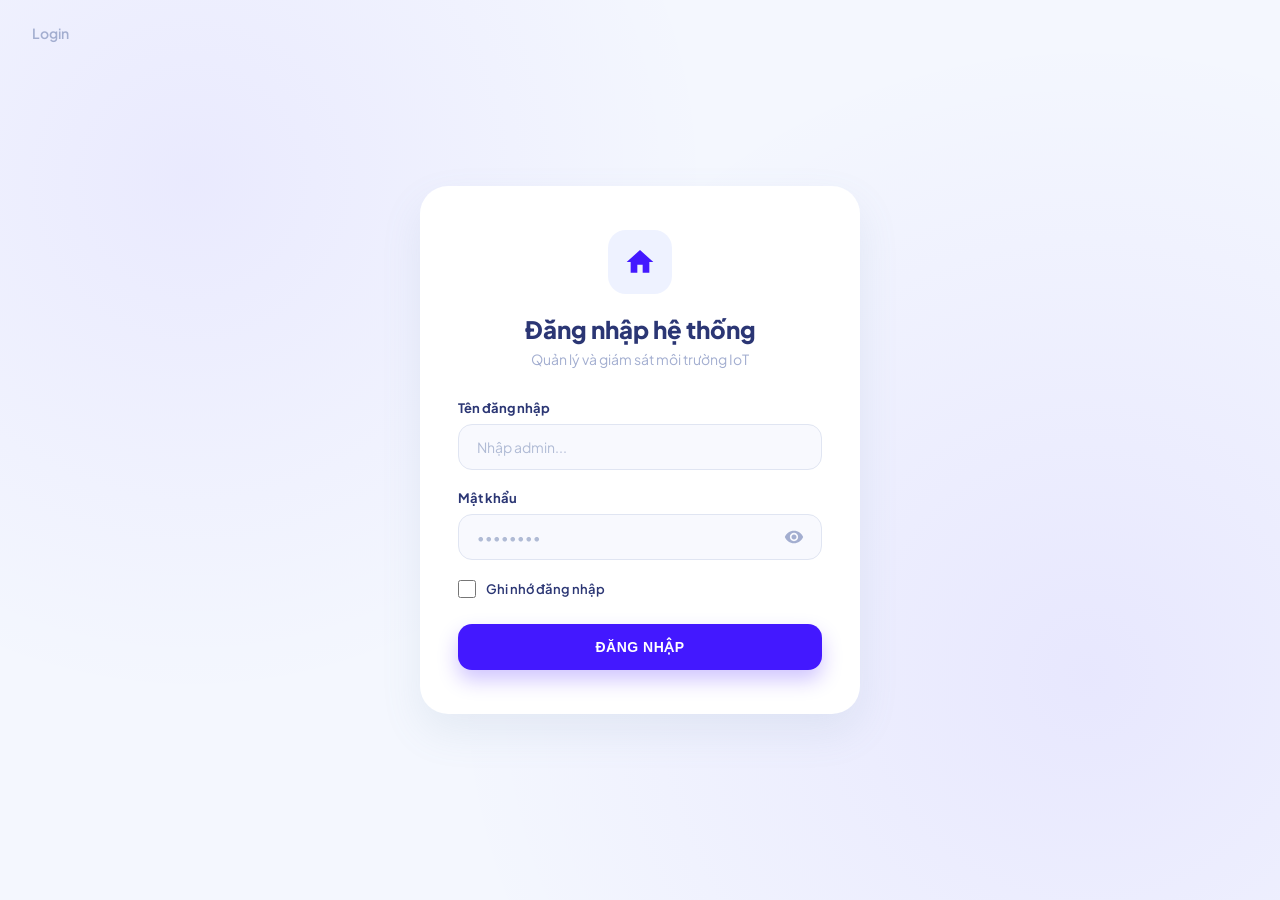
<file: frontend/index.html>
<!DOCTYPE html>
<html lang="vi">
<head>
  <meta charset="UTF-8">
  <meta name="viewport" content="width=device-width, initial-scale=1.0">
  <title>Đăng nhập - Hệ thống Giám sát IoT</title>
  <link rel="stylesheet" href="css/style.css">
</head>
<body class="login-body">

  <div class="login-top-label">Login</div>

  <div class="login-container">
    <div class="login-card">
      <div class="login-icon-box">
        <svg viewBox="0 0 24 24">
          <path d="M10 20v-6h4v6h5v-8h3L12 3 2 12h3v8z"/>
        </svg>
      </div>

      <h1 class="login-title">Đăng nhập hệ thống</h1>
      <p class="login-subtitle">Quản lý và giám sát môi trường IoT</p>

      <form id="loginForm">
        <div class="form-group">
          <label for="username">Tên đăng nhập</label>
          <div class="input-wrapper">
            <input type="text" id="username" class="form-input" placeholder="Nhập admin..." required autocomplete="username">
          </div>
        </div>

        <div class="form-group">
          <label for="password">Mật khẩu</label>
          <div class="input-wrapper">
            <input type="password" id="password" class="form-input" placeholder="••••••••" required autocomplete="current-password">
            <button type="button" id="togglePassword" class="toggle-password-btn" title="Hiện/Ẩn mật khẩu">
              <svg id="eyeIcon" width="20" height="20" viewBox="0 0 24 24" fill="currentColor">
                <path d="M12 4.5C7 4.5 2.73 7.61 1 12c1.73 4.39 6 7.5 11 7.5s9.27-3.11 11-7.5c-1.73-4.39-6-7.5-11-7.5zM12 17c-2.76 0-5-2.24-5-5s2.24-5 5-5 5 2.24 5 5-2.24 5-5 5zm0-8c-1.66 0-3 1.34-3 3s1.34 3 3 3 3-1.34 3-3-1.34-3-3-3z"/>
              </svg>
            </button>
          </div>
        </div>

        <label class="form-check">
          <input type="checkbox" id="rememberMe">
          <span>Ghi nhớ đăng nhập</span>
        </label>

        <button type="submit" id="btnLogin" class="btn-primary">
          <span id="btnText">ĐĂNG NHẬP</span>
        </button>

      </form>
    </div>
  </div>

  <script src="js/api.js"></script>
  <script src="js/auth.js"></script>
  <script>
    document.addEventListener('DOMContentLoaded', () => {
      // Kiểm tra nếu đã có token thì chuyển thẳng vào dashboard
      Auth.redirectIfAuthenticated();

      // Điền sẵn username nếu trước đó đã chọn "Ghi nhớ đăng nhập"
      const rememberedUser = localStorage.getItem('iot_remember_username');
      if (rememberedUser) {
        document.getElementById('username').value = rememberedUser;
        document.getElementById('rememberMe').checked = true;
      }

      // Xử lý bật/tắt hiển thị mật khẩu
      const passwordInput = document.getElementById('password');
      const togglePasswordBtn = document.getElementById('togglePassword');
      let isPasswordVisible = false;

      togglePasswordBtn.addEventListener('click', () => {
        isPasswordVisible = !isPasswordVisible;
        passwordInput.type = isPasswordVisible ? 'text' : 'password';

        // Đổi icon SVG
        togglePasswordBtn.innerHTML = isPasswordVisible
          ? `<svg width="20" height="20" viewBox="0 0 24 24" fill="currentColor"><path d="M12 7c2.76 0 5 2.24 5 5 0 .65-.13 1.26-.36 1.83l2.92 2.92c1.51-1.26 2.7-2.89 3.44-4.75-1.73-4.39-6-7.5-11-7.5-1.4 0-2.74.25-3.98.7l2.16 2.16C10.74 7.13 11.35 7 12 7zM2 4.27l2.28 2.28.46.46C3.08 8.3 1.78 10.02 1 12c1.73 4.39 6 7.5 11 7.5 1.55 0 3.03-.3 4.38-.84l.42.42L19.73 22 21 20.73 3.27 3 2 4.27zM7.53 9.8l1.55 1.55c-.05.21-.08.43-.08.65 0 1.66 1.34 3 3 3 .22 0 .44-.03.65-.08l1.55 1.55c-.67.33-1.41.53-2.2.53-2.76 0-5-2.24-5-5 0-.79.2-1.53.53-2.2zm4.31-.78l3.15 3.15.02-.16c0-1.66-1.34-3-3-3l-.17.01z"/></svg>`
          : `<svg width="20" height="20" viewBox="0 0 24 24" fill="currentColor"><path d="M12 4.5C7 4.5 2.73 7.61 1 12c1.73 4.39 6 7.5 11 7.5s9.27-3.11 11-7.5c-1.73-4.39-6-7.5-11-7.5zM12 17c-2.76 0-5-2.24-5-5s2.24-5 5-5 5 2.24 5 5-2.24 5-5 5zm0-8c-1.66 0-3 1.34-3 3s1.34 3 3 3 3-1.34 3-3-1.34-3-3-3z"/></svg>`;
      });

      // Xử lý gửi biểu mẫu Đăng nhập
      const loginForm = document.getElementById('loginForm');
      const btnLogin = document.getElementById('btnLogin');
      const btnText = document.getElementById('btnText');

      loginForm.addEventListener('submit', async (e) => {
        e.preventDefault();

        const username = document.getElementById('username').value.trim();
        const password = document.getElementById('password').value;
        const rememberMe = document.getElementById('rememberMe').checked;

        if (!username || !password) {
          showToast('Vui lòng nhập đầy đủ tên đăng nhập và mật khẩu!', 'warning');
          return;
        }

        // Khóa nút trong quá trình xử lý
        btnLogin.disabled = true;
        btnText.textContent = 'ĐANG ĐĂNG NHẬP...';

        try {
          await Auth.login(username, password, rememberMe);
        } finally {
          btnLogin.disabled = false;
          btnText.textContent = 'ĐĂNG NHẬP';
        }
      });

    });
  </script>
</body>
</html>
</file>
<file: frontend/css/style.css>
@import url('https://fonts.googleapis.com/css2?family=Plus+Jakarta+Sans:wght@400;500;600;700;800&display=swap');

.badge-status.pending { background: #fff4d5; color: #8a6300; }
.badge-status.success { background: #dcfce7; color: #166534; }
.badge-status.failed { background: #fee2e2; color: #991b1b; }
#historyTableBody .badge-status { text-transform: none; }
.switch-control input:disabled + .switch-slider { cursor: not-allowed; opacity: .6; }

:root {
  --primary: #4318FF;
  --primary-light: #582CFF;
  --primary-dark: #3311db;
  --bg-page: #F4F7FE;
  --card-bg: #FFFFFF;
  --text-main: #2B3674;
  --text-muted: #A3AED0;
  --text-secondary: #707EAE;
  --border-color: #E0E5F2;
  --success: #05CD99;
  --warning: #FFB547;
  --danger: #EE5D50;
  --purple-card: #5842FF;
  --shadow-soft: 0px 18px 40px rgba(112, 144, 176, 0.12);
  --shadow-sm: 0px 4px 12px rgba(112, 144, 176, 0.08);
  --sidebar-width: 270px;
  --radius-lg: 20px;
  --radius-md: 14px;
  --radius-sm: 10px;
  --transition: all 0.25s cubic-bezier(0.4, 0, 0.2, 1);
}

* {
  box-sizing: border-box;
  margin: 0;
  padding: 0;
}

body {
  font-family: 'Plus Jakarta Sans', -apple-system, BlinkMacSystemFont, sans-serif;
  background-color: var(--bg-page);
  color: var(--text-main);
  min-height: 100vh;
  display: flex;
  overflow-x: hidden;
  -webkit-font-smoothing: antialiased;
}

/* =========================================
   LOGIN PAGE SPECIFIC STYLES
   ========================================= */
body.login-body {
  background: radial-gradient(circle at 15% 20%, rgba(67, 24, 255, 0.06) 0%, transparent 40%),
              radial-gradient(circle at 85% 75%, rgba(67, 24, 255, 0.07) 0%, transparent 50%),
              #F4F7FE;
  display: flex;
  flex-direction: column;
  justify-content: center;
  align-items: center;
  min-height: 100vh;
  position: relative;
  padding: 20px;
}

.login-top-label {
  position: absolute;
  top: 24px;
  left: 32px;
  font-size: 14px;
  font-weight: 600;
  color: #A3AED0;
}

.login-container {
  width: 100%;
  max-width: 440px;
}

.login-card {
  background: var(--card-bg);
  border-radius: 28px;
  padding: 44px 38px;
  box-shadow: var(--shadow-soft);
  text-align: center;
}

.login-icon-box {
  width: 64px;
  height: 64px;
  background: #EEF2FF;
  color: var(--primary);
  border-radius: 18px;
  display: inline-flex;
  align-items: center;
  justify-content: center;
  margin-bottom: 20px;
}

.login-icon-box svg {
  width: 32px;
  height: 32px;
  fill: var(--primary);
}

.login-title {
  font-size: 24px;
  font-weight: 800;
  color: var(--text-main);
  margin-bottom: 6px;
}

.login-subtitle {
  font-size: 14px;
  color: var(--text-muted);
  margin-bottom: 32px;
}

.form-group {
  text-align: left;
  margin-bottom: 20px;
  position: relative;
}

.form-group label {
  display: block;
  font-size: 13px;
  font-weight: 700;
  color: var(--text-main);
  margin-bottom: 8px;
}

.input-wrapper {
  position: relative;
  display: flex;
  align-items: center;
}

.form-input {
  width: 100%;
  padding: 13px 18px;
  border-radius: var(--radius-md);
  border: 1px solid var(--border-color);
  background-color: #F8F9FE;
  font-size: 14px;
  font-family: inherit;
  color: var(--text-main);
  outline: none;
  transition: var(--transition);
}

.form-input:focus {
  background-color: #FFFFFF;
  border-color: var(--primary);
  box-shadow: 0 0 0 3px rgba(67, 24, 255, 0.12);
}

.form-input::placeholder {
  color: #B0BBD5;
}

.toggle-password-btn {
  position: absolute;
  right: 14px;
  background: none;
  border: none;
  cursor: pointer;
  color: var(--text-muted);
  display: flex;
  align-items: center;
  padding: 4px;
}

.toggle-password-btn:hover {
  color: var(--primary);
}

.form-check {
  display: flex;
  align-items: center;
  gap: 10px;
  margin-bottom: 26px;
  font-size: 13px;
  font-weight: 600;
  color: var(--text-main);
  cursor: pointer;
}

.form-check input[type="checkbox"] {
  width: 18px;
  height: 18px;
  accent-color: var(--primary);
  border-radius: 4px;
  cursor: pointer;
}

.btn-primary {
  width: 100%;
  padding: 15px 24px;
  background-color: var(--primary);
  color: #FFFFFF;
  font-size: 14px;
  font-weight: 800;
  letter-spacing: 0.5px;
  border: none;
  border-radius: var(--radius-md);
  cursor: pointer;
  transition: var(--transition);
  box-shadow: 0 10px 20px rgba(67, 24, 255, 0.25);
  display: inline-flex;
  align-items: center;
  justify-content: center;
  gap: 8px;
}

.btn-primary:hover {
  background-color: var(--primary-dark);
  transform: translateY(-1px);
  box-shadow: 0 14px 26px rgba(67, 24, 255, 0.32);
}

.btn-primary:active {
  transform: translateY(0);
}

.btn-primary:disabled {
  opacity: 0.65;
  cursor: not-allowed;
  transform: none;
}

/* =========================================
   APP LAYOUT (SIDEBAR & MAIN CONTENT)
   ========================================= */
.app-container {
  display: flex;
  width: 100vw;
  min-height: 100vh;
  position: relative;
}

/* Sidebar */
.sidebar {
  width: var(--sidebar-width);
  background-color: var(--primary);
  color: #FFFFFF;
  display: flex;
  flex-direction: column;
  position: fixed;
  top: 0;
  left: 0;
  bottom: 0;
  z-index: 100;
  padding: 32px 18px;
  transition: var(--transition);
}

.sidebar-brand {
  display: flex;
  align-items: center;
  justify-content: center;
  margin-bottom: 40px;
  padding-bottom: 20px;
  border-bottom: 1px solid rgba(255, 255, 255, 0.12);
}

.sidebar-logo {
  font-size: 30px;
  font-weight: 800;
  letter-spacing: 2px;
  color: #FFFFFF;
  text-decoration: none;
}

.sidebar-nav {
  list-style: none;
  display: flex;
  flex-direction: column;
  gap: 8px;
  flex: 1;
}

.nav-item {
  width: 100%;
}

.nav-link {
  display: flex;
  align-items: center;
  gap: 14px;
  padding: 14px 20px;
  border-radius: var(--radius-md);
  color: rgba(255, 255, 255, 0.78);
  text-decoration: none;
  font-size: 13.5px;
  font-weight: 700;
  letter-spacing: 0.6px;
  text-transform: uppercase;
  transition: var(--transition);
}

.nav-link svg {
  width: 20px;
  height: 20px;
  fill: currentColor;
  flex-shrink: 0;
}

.nav-link:hover {
  color: #FFFFFF;
  background-color: rgba(255, 255, 255, 0.1);
}

.nav-item.active .nav-link {
  background-color: var(--primary-light);
  color: #FFFFFF;
  box-shadow: 0 4px 16px rgba(0, 0, 0, 0.15);
}

/* Main Content Area */
.main-content {
  margin-left: var(--sidebar-width);
  flex: 1;
  display: flex;
  flex-direction: column;
  min-height: 100vh;
  padding: 24px 36px 40px 36px;
  max-width: calc(100vw - var(--sidebar-width));
}

/* Top Header */
.top-header {
  display: flex;
  align-items: center;
  justify-content: space-between;
  margin-bottom: 28px;
}

.header-left {
  display: flex;
  flex-direction: column;
  gap: 4px;
}

.header-breadcrumb {
  font-size: 13px;
  font-weight: 600;
  color: var(--text-muted);
}

.header-title {
  font-size: 26px;
  font-weight: 800;
  color: var(--text-main);
}

.header-right {
  display: flex;
  align-items: center;
  gap: 16px;
}

.user-profile-widget {
  display: flex;
  align-items: center;
  gap: 12px;
  background: var(--card-bg);
  padding: 6px 14px 6px 16px;
  border-radius: 40px;
  box-shadow: var(--shadow-sm);
}

.user-name {
  font-size: 14px;
  font-weight: 700;
  color: var(--text-main);
}

.user-avatar {
  width: 38px;
  height: 38px;
  border-radius: 50%;
  object-fit: cover;
  object-position: center 15%;
  border: 2px solid #FFFFFF;
  box-shadow: 0 2px 8px rgba(0, 0, 0, 0.1);
}

.btn-logout {
  background: var(--card-bg);
  border: 1px solid var(--border-color);
  color: var(--danger);
  padding: 8px 14px;
  border-radius: 40px;
  font-size: 13px;
  font-weight: 700;
  cursor: pointer;
  display: flex;
  align-items: center;
  gap: 6px;
  transition: var(--transition);
  box-shadow: var(--shadow-sm);
}

.btn-logout svg {
  width: 16px;
  height: 16px;
  fill: currentColor;
}

.btn-logout:hover {
  background-color: var(--danger);
  color: #FFFFFF;
  border-color: var(--danger);
}

.mobile-menu-btn {
  display: none;
  background: var(--card-bg);
  border: 1px solid var(--border-color);
  padding: 8px;
  border-radius: 8px;
  cursor: pointer;
}

/* =========================================
   DASHBOARD PAGE STYLES
   ========================================= */
.sensor-cards-grid {
  display: grid;
  grid-template-columns: repeat(3, 1fr);
  gap: 24px;
  margin-bottom: 28px;
}

.sensor-card {
  border-radius: var(--radius-lg);
  padding: 24px 28px;
  color: #FFFFFF;
  display: flex;
  flex-direction: column;
  justify-content: space-between;
  min-height: 130px;
  box-shadow: var(--shadow-soft);
  position: relative;
  overflow: hidden;
  transition: var(--transition);
}

.sensor-card:hover {
  transform: translateY(-3px);
}

.sensor-card.purple {
  background: linear-gradient(135deg, #5842FF 0%, #4318FF 100%);
}

.sensor-card.orange {
  background: linear-gradient(135deg, #FFB547 0%, #F59E0B 100%);
}

.sensor-card.red {
  background: linear-gradient(135deg, #EE5D50 0%, #E11D48 100%);
}

.sensor-card-header {
  display: flex;
  align-items: center;
  gap: 10px;
  font-size: 16px;
  font-weight: 700;
}

.sensor-card-header svg {
  width: 22px;
  height: 22px;
  fill: currentColor;
}

.sensor-card-value {
  font-size: 36px;
  font-weight: 800;
  letter-spacing: -0.5px;
  margin-top: 8px;
  display: flex;
  align-items: baseline;
  gap: 6px;
}

.sensor-card-value .unit {
  font-size: 20px;
  font-weight: 600;
  opacity: 0.9;
}

/* Dashboard Lower Grid (Chart + Switches) */
.dashboard-lower-grid {
  display: grid;
  grid-template-columns: 2.2fr 1fr;
  gap: 24px;
  align-items: start;
}

/* Chart Container Card */
.chart-card {
  background: var(--card-bg);
  border-radius: var(--radius-lg);
  padding: 26px 28px;
  box-shadow: var(--shadow-soft);
}

.chart-card-header {
  display: flex;
  align-items: center;
  justify-content: space-between;
  margin-bottom: 20px;
  flex-wrap: wrap;
  gap: 12px;
}

.chart-title {
  font-size: 18px;
  font-weight: 800;
  color: var(--text-main);
}

.chart-custom-legend {
  display: flex;
  align-items: center;
  gap: 18px;
}

.legend-item {
  display: flex;
  align-items: center;
  gap: 8px;
  font-size: 12.5px;
  font-weight: 600;
  color: var(--text-secondary);
}

.legend-color-box {
  width: 12px;
  height: 12px;
  border-radius: 3px;
}

.legend-color-box.temp {
  background-color: var(--primary);
}

.legend-color-box.humidity {
  background-color: var(--danger);
}

.legend-color-box.light {
  background-color: var(--warning);
}

.chart-wrapper {
  position: relative;
  height: 310px;
  width: 100%;
}

/* Device Switches Column */
.devices-column {
  display: flex;
  flex-direction: column;
  gap: 20px;
}

.device-card {
  background: var(--card-bg);
  border-radius: var(--radius-lg);
  padding: 24px 28px;
  box-shadow: var(--shadow-soft);
  display: flex;
  align-items: center;
  justify-content: space-between;
  min-height: 90px;
  transition: all 0.4s cubic-bezier(0.4, 0, 0.2, 1);
  border: 2px solid transparent;
}

.device-card:hover {
  transform: translateY(-2px);
  box-shadow: 0 20px 45px rgba(112, 144, 176, 0.16);
}

/* --- Trạng thái BẬT: Viền neon dạ quang --- */
.device-card.active-led {
  border-color: rgba(255, 181, 71, 0.5);
  box-shadow: var(--shadow-soft), 0 0 20px rgba(255, 181, 71, 0.15);
}
.device-card.active-fan {
  border-color: rgba(5, 205, 153, 0.4);
  box-shadow: var(--shadow-soft), 0 0 20px rgba(5, 205, 153, 0.12);
}
.device-card.active-ac {
  border-color: rgba(0, 188, 212, 0.4);
  box-shadow: var(--shadow-soft), 0 0 20px rgba(0, 188, 212, 0.12);
}

/* --- Device Icon Container --- */
.device-icon {
  position: relative;
  width: 44px;
  height: 44px;
  border-radius: 12px;
  display: flex;
  align-items: center;
  justify-content: center;
  flex-shrink: 0;
  transition: all 0.4s ease;
}

.device-icon svg {
  width: 24px;
  height: 24px;
  transition: all 0.4s ease;
  position: relative;
  z-index: 1;
}

/* --- Đèn LED: Tắt --- */
.device-icon-led {
  background-color: #F1F4F9;
  color: #A3AED0;
}

/* --- Đèn LED: Bật - Phát sáng vàng cam rực --- */
.device-card.active-led .device-icon-led {
  background-color: #FFF3E0;
  color: #FF9800;
}

.glow-ring {
  position: absolute;
  top: 50%;
  left: 50%;
  width: 36px;
  height: 36px;
  border-radius: 50%;
  transform: translate(-50%, -50%) scale(0);
  background: radial-gradient(circle, rgba(255, 152, 0, 0.35), transparent 70%);
  opacity: 0;
  transition: all 0.4s ease;
}

.device-card.active-led .glow-ring {
  transform: translate(-50%, -50%) scale(1.8);
  opacity: 1;
  animation: glowPulse 2s ease-in-out infinite;
}

@keyframes glowPulse {
  0%, 100% { transform: translate(-50%, -50%) scale(1.6); opacity: 0.7; }
  50% { transform: translate(-50%, -50%) scale(2.2); opacity: 1; }
}

/* --- Quạt: Tắt --- */
.device-icon-fan {
  background-color: #F1F4F9;
  color: #A3AED0;
}

.fan-blade {
  transition: color 0.4s ease;
}

/* --- Quạt: Bật - Quay tròn liên tục --- */
.device-card.active-fan .device-icon-fan {
  background-color: #E8FFF5;
  color: var(--success);
}

.device-card.active-fan .fan-blade {
  animation: fanSpin 0.8s linear infinite;
}

@keyframes fanSpin {
  from { transform: rotate(0deg); }
  to { transform: rotate(360deg); }
}

/* --- Điều hoà: Tắt --- */
.device-icon-ac {
  background-color: #F1F4F9;
  color: #A3AED0;
}

/* --- Điều hoà: Bật - Xanh băng tuyết & luồng gió --- */
.device-card.active-ac .device-icon-ac {
  background-color: #E0F7FA;
  color: #00BCD4;
}

.device-card.active-ac .device-icon-ac svg {
  animation: acPulse 3s ease-in-out infinite;
}

@keyframes acPulse {
  0%, 100% { transform: scale(1); }
  50% { transform: scale(1.1); }
}

/* Hiệu ứng luồng gió lạnh */
.breeze-particles {
  position: absolute;
  bottom: -4px;
  left: 50%;
  transform: translateX(-50%);
  display: flex;
  gap: 3px;
  opacity: 0;
  transition: opacity 0.4s ease;
}

.breeze-particles span {
  display: block;
  width: 4px;
  height: 4px;
  border-radius: 50%;
  background-color: #00BCD4;
}

.device-card.active-ac .breeze-particles {
  opacity: 1;
}

.device-card.active-ac .breeze-particles span {
  animation: breezeFloat 1.5s ease-in-out infinite;
}

.device-card.active-ac .breeze-particles span:nth-child(2) {
  animation-delay: 0.3s;
}

.device-card.active-ac .breeze-particles span:nth-child(3) {
  animation-delay: 0.6s;
}

@keyframes breezeFloat {
  0% { transform: translateY(0) scale(1); opacity: 0.8; }
  50% { transform: translateY(-8px) scale(0.6); opacity: 0.4; }
  100% { transform: translateY(-14px) scale(0.3); opacity: 0; }
}

/* --- Device Text & Status Badge --- */
.device-text {
  display: flex;
  flex-direction: column;
  gap: 3px;
}

.device-name {
  font-size: 16px;
  font-weight: 800;
  color: var(--text-main);
}

.device-status-badge {
  font-size: 11.5px;
  font-weight: 700;
  color: var(--text-muted);
  transition: color 0.3s ease;
}

.device-status-badge.on {
  color: var(--success);
}

.device-info {
  display: flex;
  align-items: center;
  gap: 14px;
}

/* iOS Style Switch */
.switch-control {
  position: relative;
  display: inline-block;
  width: 52px;
  height: 28px;
}

.switch-control input {
  opacity: 0;
  width: 0;
  height: 0;
}

.switch-slider {
  position: absolute;
  cursor: pointer;
  top: 0;
  left: 0;
  right: 0;
  bottom: 0;
  background-color: #E2E8F0;
  transition: 0.3s cubic-bezier(0.4, 0, 0.2, 1);
  border-radius: 34px;
}

.switch-slider:before {
  position: absolute;
  content: "";
  height: 22px;
  width: 22px;
  left: 3px;
  bottom: 3px;
  background-color: white;
  transition: 0.3s cubic-bezier(0.4, 0, 0.2, 1);
  border-radius: 50%;
  box-shadow: 0 2px 4px rgba(0, 0, 0, 0.15);
}

.switch-control input:checked + .switch-slider {
  background-color: var(--success);
}

.switch-control input:checked + .switch-slider:before {
  transform: translateX(24px);
}

/* Hiệu ứng nảy lò xo khi bấm công tắc */
.switch-control input:active + .switch-slider:before {
  width: 28px;
}

.switch-control.loading .switch-slider {
  opacity: 0.6;
  cursor: wait;
}

/* =========================================
   TABLES & FILTER TOOLBAR (DATA SENSOR / HISTORY)
   ========================================= */
.data-card {
  background: var(--card-bg);
  border-radius: var(--radius-lg);
  padding: 26px 30px;
  box-shadow: var(--shadow-soft);
  flex: 1;
  display: flex;
  flex-direction: column;
}

.toolbar {
  display: flex;
  align-items: center;
  justify-content: space-between;
  gap: 16px;
  margin-bottom: 24px;
  flex-wrap: wrap;
}

.toolbar-left {
  display: flex;
  align-items: center;
  gap: 12px;
  flex-wrap: wrap;
}

.toolbar-right {
  display: flex;
  align-items: center;
  gap: 12px;
}

.filter-select {
  padding: 10px 16px;
  border-radius: var(--radius-sm);
  border: 1px solid var(--border-color);
  background-color: #FFFFFF;
  color: var(--text-main);
  font-size: 13.5px;
  font-weight: 600;
  font-family: inherit;
  outline: none;
  cursor: pointer;
  min-width: 130px;
  transition: var(--transition);
}

.filter-select:focus {
  border-color: var(--primary);
  box-shadow: 0 0 0 3px rgba(67, 24, 255, 0.1);
}

.filter-input {
  padding: 10px 16px;
  border-radius: var(--radius-sm);
  border: 1px solid var(--border-color);
  background-color: #FFFFFF;
  color: var(--text-main);
  font-size: 13.5px;
  font-family: inherit;
  outline: none;
  min-width: 170px;
  transition: var(--transition);
}

.filter-input:focus {
  border-color: var(--primary);
  box-shadow: 0 0 0 3px rgba(67, 24, 255, 0.1);
}

.btn-search {
  padding: 10px 22px;
  background-color: var(--primary);
  color: #FFFFFF;
  border: none;
  border-radius: var(--radius-sm);
  font-size: 13.5px;
  font-weight: 700;
  cursor: pointer;
  transition: var(--transition);
  display: inline-flex;
  align-items: center;
  gap: 6px;
}

.btn-search:hover {
  background-color: var(--primary-dark);
}

/* Modern Purple Header Table */
.table-responsive {
  width: 100%;
  overflow-x: auto;
  border-radius: var(--radius-md);
  margin-bottom: 24px;
}

.iot-table {
  width: 100%;
  border-collapse: collapse;
  text-align: center;
  font-size: 14px;
}

.iot-table thead tr {
  background-color: var(--primary);
  color: #FFFFFF;
}

.iot-table th {
  padding: 16px 20px;
  font-size: 13px;
  font-weight: 800;
  letter-spacing: 0.5px;
  text-transform: uppercase;
}

.iot-table th:first-child {
  border-top-left-radius: var(--radius-md);
  text-align: center;
  width: 70px;
}

.iot-table th:last-child {
  border-top-right-radius: var(--radius-md);
}

.iot-table tbody tr {
  border-bottom: 1px solid #F1F4F9;
  transition: var(--transition);
}

.iot-table tbody tr:hover {
  background-color: #F8FAFF;
}

.iot-table td {
  padding: 16px 20px;
  color: var(--text-main);
  font-weight: 600;
}

.badge-status {
  display: inline-block;
  padding: 4px 10px;
  border-radius: 20px;
  font-size: 12px;
  font-weight: 800;
  text-transform: uppercase;
}

.badge-status.on {
  color: var(--success);
  background-color: rgba(5, 205, 153, 0.12);
}

.badge-status.off {
  color: var(--danger);
  background-color: rgba(238, 93, 80, 0.12);
}

.user-cell {
  display: inline-flex;
  align-items: center;
  justify-content: center;
  gap: 6px;
  padding: 4px 12px;
  background-color: #F4F7FE;
  border-radius: 20px;
  font-size: 13px;
  font-weight: 700;
  color: var(--text-main);
  letter-spacing: 0.2px;
  border: 1px solid rgba(67, 24, 255, 0.08);
}

.user-cell-icon {
  width: 14px;
  height: 14px;
  color: var(--primary);
  opacity: 0.9;
}

.table-empty {
  padding: 40px;
  text-align: center;
  color: var(--text-muted);
  font-size: 14px;
  font-weight: 600;
}

/* Pagination */
.pagination-container {
  display: flex;
  align-items: center;
  justify-content: center;
  gap: 8px;
  margin-top: auto;
  padding-top: 16px;
}

.page-btn {
  width: 36px;
  height: 36px;
  display: flex;
  align-items: center;
  justify-content: center;
  border: 1px solid var(--border-color);
  background-color: #FFFFFF;
  color: var(--text-secondary);
  border-radius: 8px;
  font-size: 13.5px;
  font-weight: 700;
  cursor: pointer;
  transition: var(--transition);
}

.page-btn:hover:not(:disabled) {
  border-color: var(--primary);
  color: var(--primary);
}

.page-btn.active {
  background-color: var(--primary);
  border-color: var(--primary);
  color: #FFFFFF;
}

.page-btn:disabled {
  opacity: 0.4;
  cursor: not-allowed;
}

.page-dots {
  padding: 0 4px;
  color: var(--text-muted);
  font-weight: 700;
}

/* Table Footer: Pagination & PageSize/PageLimit */
.table-footer {
  display: flex;
  align-items: center;
  justify-content: space-between;
  flex-wrap: wrap;
  gap: 16px;
  margin-top: 20px;
  padding-top: 18px;
  border-top: 1px solid #F1F4F9;
}

.pagination-info {
  display: flex;
  align-items: center;
  gap: 12px;
  flex-wrap: wrap;
}

.page-stat-badge {
  display: inline-flex;
  align-items: center;
  padding: 6px 14px;
  background-color: rgba(67, 24, 255, 0.08);
  color: var(--primary);
  border-radius: var(--radius-sm);
  font-size: 13.5px;
  font-weight: 600;
}

.page-stat-badge strong {
  font-weight: 800;
  margin: 0 3px;
}

.stat-divider {
  color: var(--border-color);
  font-size: 14px;
}

.page-size-wrapper {
  display: inline-flex;
  align-items: center;
  gap: 8px;
}

.config-label {
  font-size: 13.5px;
  font-weight: 700;
  color: var(--text-secondary);
}

.page-size-select {
  padding: 6px 12px;
  border-radius: var(--radius-sm);
  border: 1px solid var(--border-color);
  background-color: #FFFFFF;
  color: var(--primary);
  font-size: 13px;
  font-weight: 800;
  font-family: inherit;
  outline: none;
  cursor: pointer;
  transition: var(--transition);
}

.page-size-select:focus {
  border-color: var(--primary);
  box-shadow: 0 0 0 3px rgba(67, 24, 255, 0.1);
}

/* =========================================
   PROFILE PAGE STYLES
   ========================================= */
.profile-card-container {
  display: flex;
  justify-content: center;
  align-items: center;
  flex: 1;
  padding: 20px 0;
}

.profile-card {
  width: 100%;
  max-width: 860px;
  background: var(--primary);
  border-radius: 28px;
  padding: 48px 56px;
  color: #FFFFFF;
  box-shadow: 0 24px 50px rgba(67, 24, 255, 0.28);
}

.profile-card-title {
  font-size: 28px;
  font-weight: 800;
  text-align: center;
  margin-bottom: 38px;
  letter-spacing: -0.5px;
}

.profile-content {
  display: flex;
  align-items: center;
  gap: 48px;
}

.profile-avatar-box {
  width: 210px;
  height: 250px;
  background: #FFFFFF;
  border-radius: 24px;
  overflow: hidden;
  box-shadow: 0 12px 30px rgba(0, 0, 0, 0.2);
  flex-shrink: 0;
  display: flex;
  align-items: center;
  justify-content: center;
}

.profile-avatar-img {
  width: 100%;
  height: 100%;
  object-fit: cover;
  object-position: top center;
}

.profile-info-list {
  display: flex;
  flex-direction: column;
  gap: 16px;
  font-size: 16.5px;
  font-weight: 600;
  line-height: 1.6;
}

.profile-info-item {
  display: flex;
  align-items: baseline;
  gap: 10px;
  word-break: break-word;
}

.profile-label {
  font-weight: 700;
  white-space: nowrap;
}

.profile-value {
  font-weight: 500;
  color: rgba(255, 255, 255, 0.95);
}

.profile-link {
  color: #FFFFFF;
  text-decoration: underline;
  text-underline-offset: 4px;
  transition: var(--transition);
}

.profile-link:hover {
  color: #FFD56B;
}

/* =========================================
   TOAST NOTIFICATIONS
   ========================================= */
.toast-container {
  position: fixed;
  top: 24px;
  right: 28px;
  z-index: 9999;
  display: flex;
  flex-direction: column;
  gap: 12px;
  pointer-events: none;
}

.toast-item {
  pointer-events: auto;
  min-width: 300px;
  max-width: 400px;
  padding: 14px 18px;
  border-radius: var(--radius-md);
  background: #FFFFFF;
  box-shadow: 0 12px 32px rgba(0, 0, 0, 0.12);
  display: flex;
  align-items: center;
  gap: 12px;
  border-left: 5px solid var(--primary);
  animation: slideInRight 0.3s ease-out forwards;
  transition: var(--transition);
}

.toast-item.success {
  border-left-color: var(--success);
}

.toast-item.error {
  border-left-color: var(--danger);
}

.toast-item.warning {
  border-left-color: var(--warning);
}

.toast-icon {
  width: 22px;
  height: 22px;
  flex-shrink: 0;
}

.toast-message {
  font-size: 13.5px;
  font-weight: 600;
  color: var(--text-main);
  flex: 1;
}

.toast-close {
  background: none;
  border: none;
  cursor: pointer;
  color: var(--text-muted);
  padding: 2px;
}

.toast-close:hover {
  color: var(--text-main);
}

@keyframes slideInRight {
  from {
    transform: translateX(100%);
    opacity: 0;
  }
  to {
    transform: translateX(0);
    opacity: 1;
  }
}

@keyframes fadeOut {
  to {
    transform: translateY(-8px);
    opacity: 0;
  }
}

/* =========================================
   RESPONSIVE DESIGN
   ========================================= */
@media (max-width: 1200px) {
  .dashboard-lower-grid {
    grid-template-columns: 1fr;
  }
  .devices-column {
    display: grid;
    grid-template-columns: repeat(3, 1fr);
  }
}

@media (max-width: 992px) {
  .sidebar {
    transform: translateX(-100%);
  }
  .sidebar.show {
    transform: translateX(0);
  }
  .main-content {
    margin-left: 0;
    max-width: 100vw;
    padding: 20px 20px 30px 20px;
  }
  .mobile-menu-btn {
    display: flex;
  }
  .sensor-cards-grid {
    grid-template-columns: 1fr;
    gap: 16px;
  }
  .devices-column {
    grid-template-columns: 1fr;
  }
  .profile-content {
    flex-direction: column;
    text-align: center;
    gap: 28px;
  }
  .profile-info-item {
    justify-content: center;
  }
  .profile-card {
    padding: 36px 24px;
  }
}

@media (max-width: 600px) {
  .toolbar-left, .toolbar-right {
    width: 100%;
  }
  .filter-select, .filter-input, .btn-search {
    width: 100%;
  }
  .header-right .user-name {
    display: none;
  }
  .table-footer {
    flex-direction: column;
    justify-content: center;
    gap: 16px;
  }
  .pagination-info {
    justify-content: center;
    width: 100%;
  }
}
</file>
